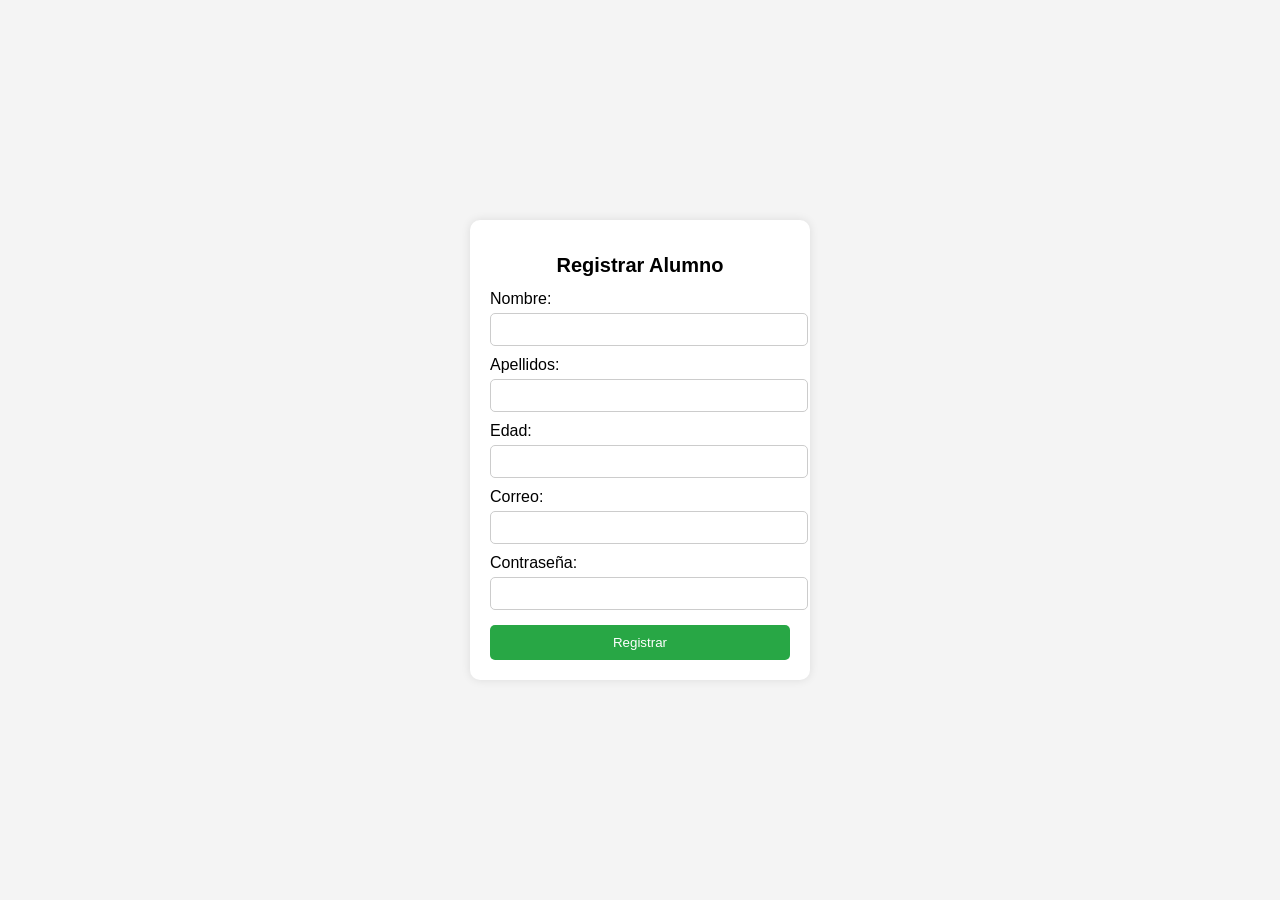
<file: esntregables web/r3/index.html>
<!DOCTYPE html>
<html lang="es">
<head>
    <meta charset="UTF-8">
    <meta name="viewport" content="width=device-width, initial-scale=1.0">
    <title>Registrar Alumno</title>
    <link rel="stylesheet" href="index.css">
</head>
<body>
    <div class="form-container">
        <h1>Registrar Alumno</h1>
        <form action="card.html" method="POST" onsubmit="guardarDatos(event)">
            <label for="nombre">Nombre:</label>
            <input type="text" id="nombre" name="nombre" required>

            <label for="apellidos">Apellidos:</label>
            <input type="text" id="apellidos" name="apellidos" required>

            <label for="edad">Edad:</label>
            <input type="number" id="edad" name="edad" required>

            <label for="correo">Correo:</label>
            <input type="email" id="correo" name="correo" required>

            <label for="contrasena">Contraseña:</label>
            <input type="password" id="contrasena" name="contrasena" required>

            <button type="submit">Registrar</button>
        </form>
    </div>
    <script src="script.js"></script>
</body>
</html>
</file>
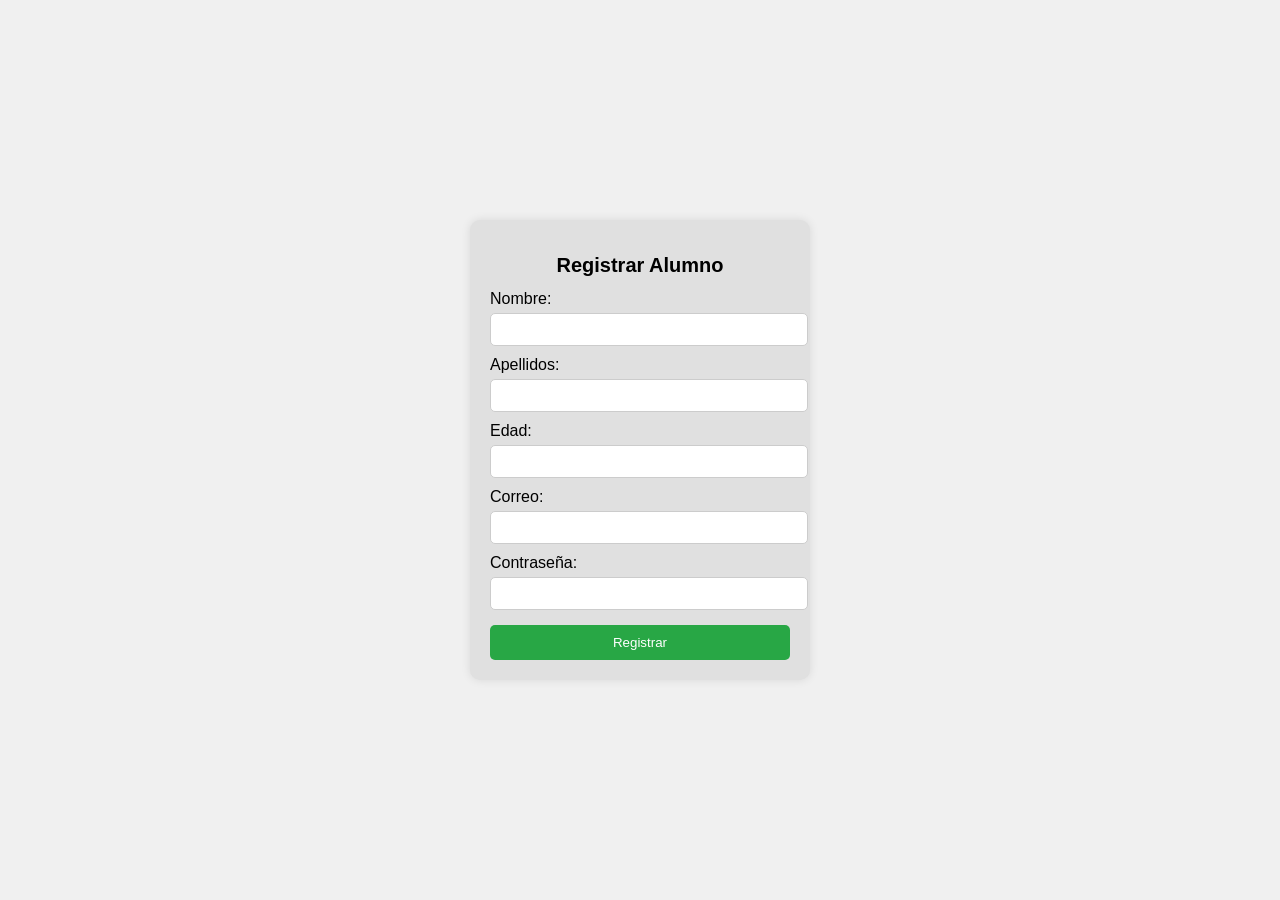
<file: esntregables web/r5/index.html>
<!DOCTYPE html>
<html lang="es">
<head>
    <meta charset="UTF-8">
    <meta name="viewport" content="width=device-width, initial-scale=1.0">
    <title>Registrar Alumno</title>
    <link rel="stylesheet" href="index.css">
</head>
<body>
    <div class="form-container">
        <h1>Registrar Alumno</h1>
        <form action="card.php" method="POST">
            <label for="nombre">Nombre:</label>
            <input type="text" id="nombre" name="nombre" required>

            <label for="apellidos">Apellidos:</label>
            <input type="text" id="apellidos" name="apellidos" required>

            <label for="edad">Edad:</label>
            <input type="number" id="edad" name="edad" required>

            <label for="correo">Correo:</label>
            <input type="email" id="correo" name="correo" required>

            <label for="contrasena">Contraseña:</label>
            <input type="password" id="contrasena" name="contrasena" required>

            <button type="submit">Registrar</button>
        </form>
    </div>
</body>
</html>
</file>
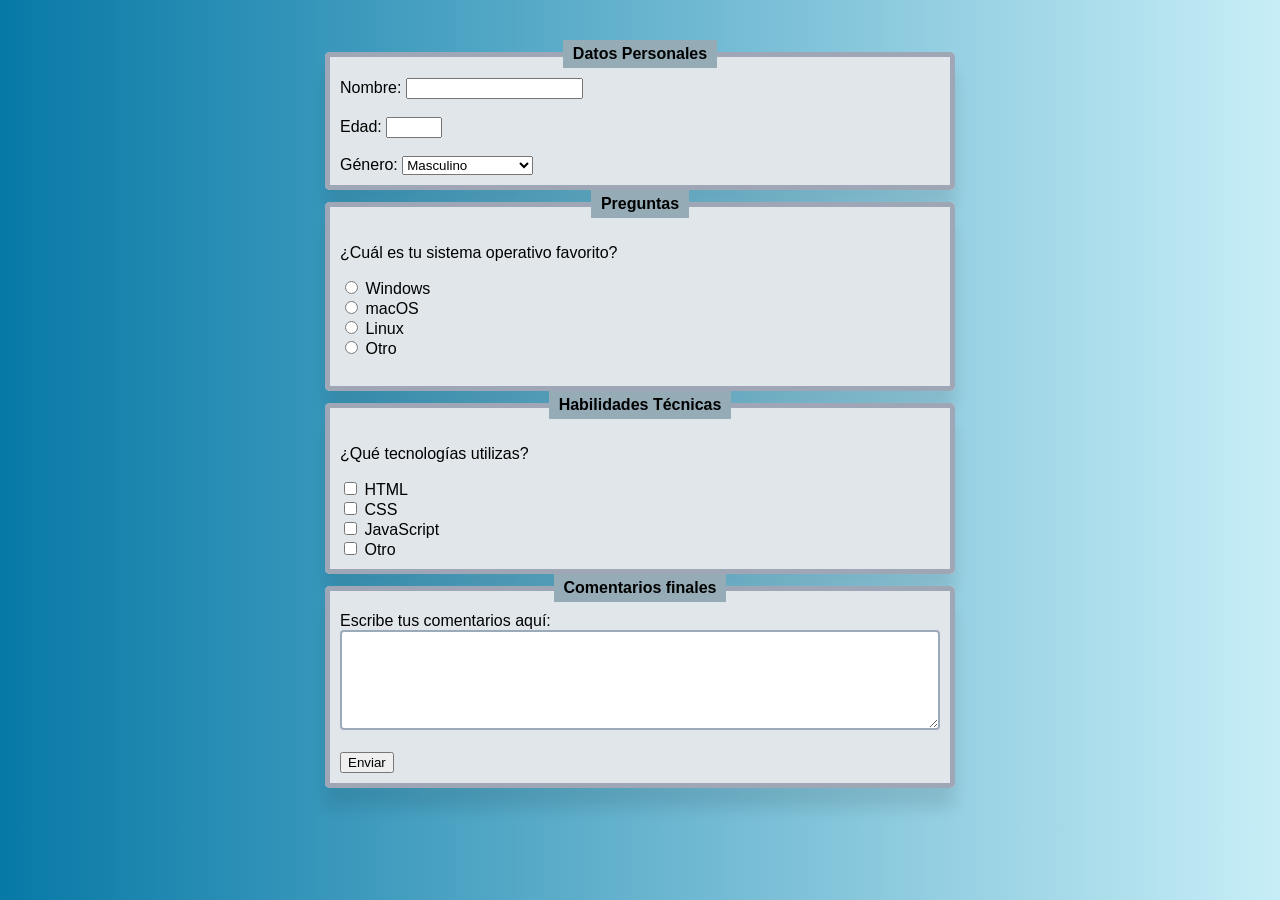
<file: TAREAS/formulario/index.html>
<!DOCTYPE html>
<html lang="es">
<head>
    <meta charset="UTF-8">
    <meta name="viewport" content="width=device-width, initial-scale=1.0">
    <title>Formulario</title>
    <link rel="stylesheet" href="styles.css">
</head>
<body>
    <fieldset>
        <legend>Datos Personales</legend>
        <form action="/submit" method="post">
            <label for="nombre">Nombre:</label>
            <input type="text" id="nombre" name="nombre" required 
            pattern="[A-Za-zÁÉÍÓÚáéíóúÑñ\s]+"
            title="Solo letras y espacios"><br><br>

            <label for="edad">Edad:</label>
            <input type="number" id="edad" name="edad" required
            min="0" max="120" title="Introduce una edad válida"><br><br>

            <label for="genero">Género:</label>
            <select id="genero" name="genero" required><br><br>
                <option value="masculino">Masculino</option>
                <option value="femenino">Femenino</option>
                <option value="otro">Otro</option>
                <option value="prefiero_no_decirlo">Prefiero no decirlo</option>
                
            </select>
        </fieldset>
        <fieldset>
            <legend>Preguntas</legend>
            <p>¿Cuál es tu sistema operativo favorito?</p>
           <label><input type="radio" name="Os" value="Windows" required> Windows</label><br>
           <label><input type="radio" name="Os" value="macOS" required> macOS</label><br>
           <label><input type="radio" name="Os" value="Linux" required> Linux</label><br>
           <label><input type="radio" name="Os" value="Otro" required> Otro</label><br><br>
        </fieldset>
        <fieldset>
            <legend>Habilidades Técnicas</legend>  
           <p>¿Qué tecnologías utilizas?</p>
              <label><input type="checkbox" name="tecnologias" value="HTML" required> HTML</label><br>
              <label><input type="checkbox" name="tecnologias" value="CSS" required> CSS</label><br>
              <label><input type="checkbox" name="tecnologias" value="JavaScript" required> JavaScript</label><br>
              <label><input type="checkbox" name="tecnologias" value="Otro" required> Otro</label><br>
            
        </fieldset>
        <fieldset>
            <legend>Comentarios finales</legend>
            <label for="comentarios">Escribe tus comentarios aquí:</label><br>
            <textarea id="comentarios" name="comentarios" rows="5" ></textarea><br><br>
            <button type="submit">Enviar</button>
        </form>
    </fieldset>
</body>
</html>
</file>
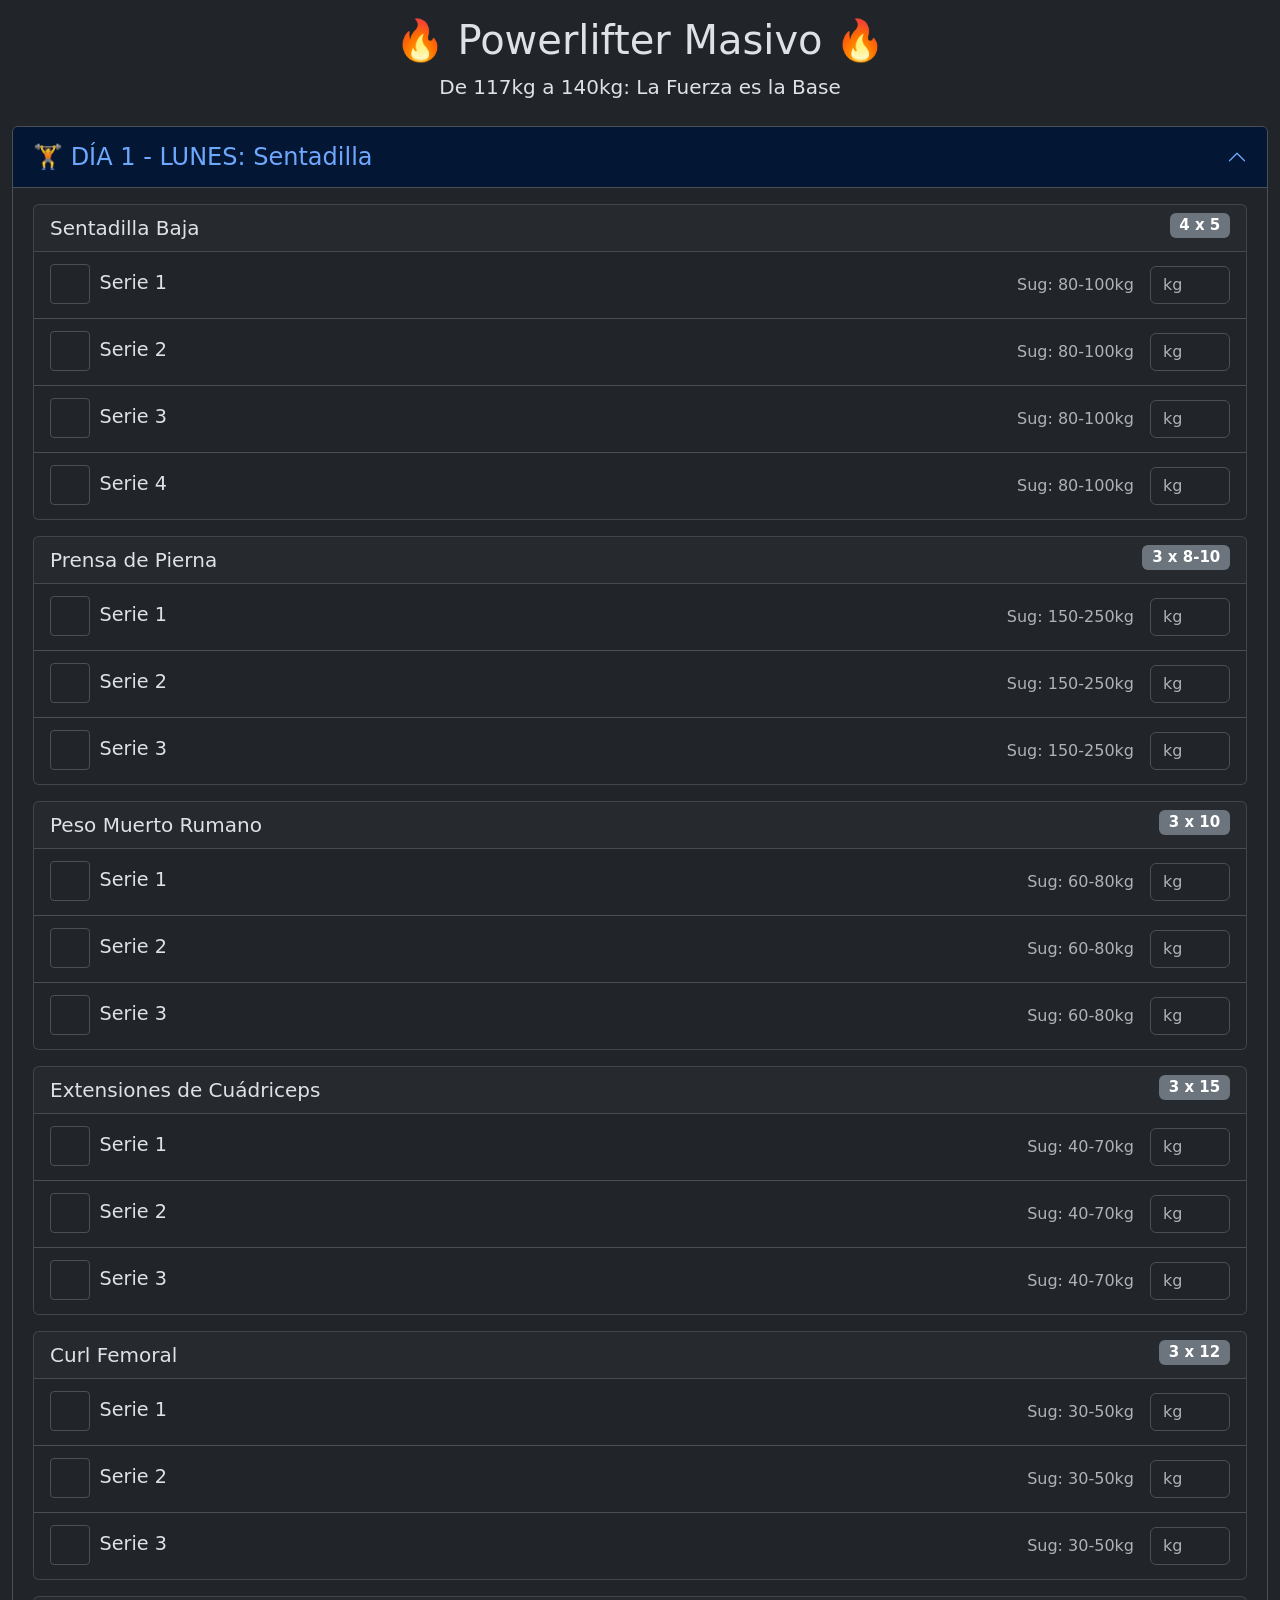
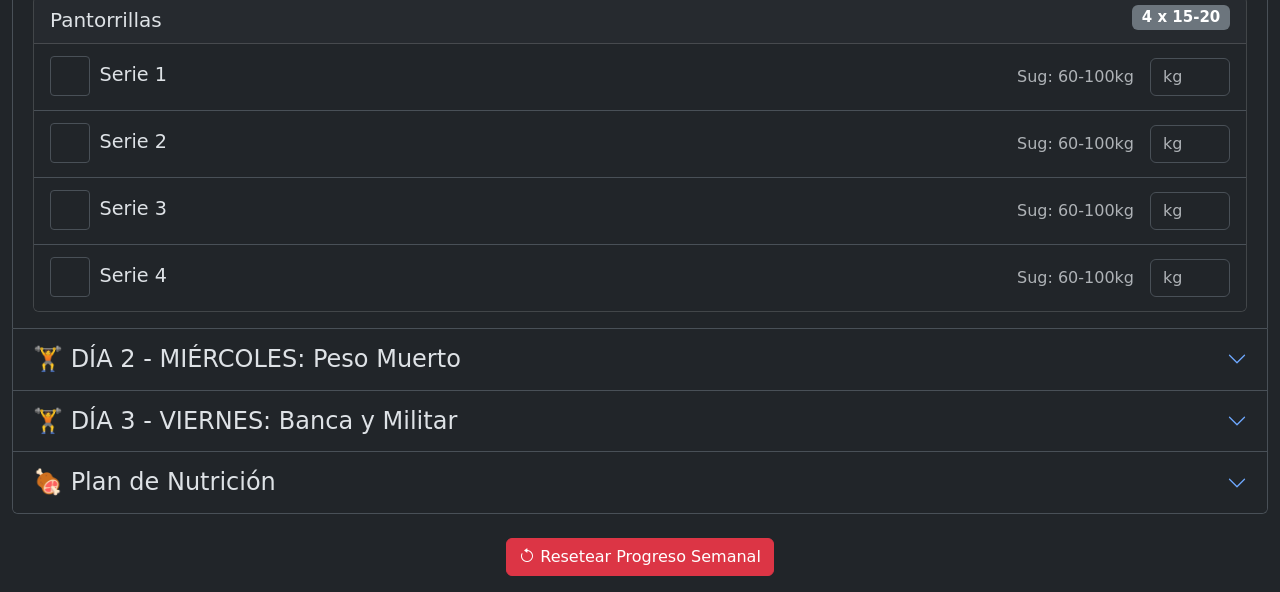
<file: TAREAS/rutina/index.html>
<!DOCTYPE html>
<html lang="es" data-bs-theme="dark">
<head>
    <meta charset="UTF-8">
    <meta name="viewport" content="width=device-width, initial-scale=1.0">
    <title>Rutina Powerlifter Masivo</title>
    <link href="https://cdn.jsdelivr.net/npm/bootstrap@5.3.3/dist/css/bootstrap.min.css" rel="stylesheet">
    <link rel="stylesheet" href="https://cdn.jsdelivr.net/npm/bootstrap-icons@1.11.3/font/bootstrap-icons.min.css">
    <style>
        /* Estilo para hacer los checkboxes más grandes y fáciles de tocar */
        .form-check-input.large-checkbox {
            width: 2.5em;
            height: 2.5em;
            margin-top: 0;
        }
        .form-check.large-form-check {
            display: flex;
            align-items: center;
            min-height: 3em;
        }
        .form-check-label.large-label {
            font-size: 1.2em;
            margin-left: 0.5em;
        }
        .weight-input {
            width: 80px !important;
        }
    </style>
</head>
<body>

    <div class="container-fluid py-3">
        <header class="text-center mb-4">
            <h1>🔥 Powerlifter Masivo 🔥</h1>
            <p class="lead">De 117kg a 140kg: La Fuerza es la Base</p>
        </header>

        <div class="accordion" id="mainAccordion">

            <!-- DÍA 1: LUNES -->
            <div class="accordion-item">
                <h2 class="accordion-header">
                    <button class="accordion-button fs-4" type="button" data-bs-toggle="collapse" data-bs-target="#collapseLunes" aria-expanded="true" aria-controls="collapseLunes">
                        🏋️ DÍA 1 - LUNES: Sentadilla
                    </button>
                </h2>
                <div id="collapseLunes" class="accordion-collapse collapse show" data-bs-parent="#mainAccordion">
                    <div class="accordion-body">
                        <!-- Ejercicios Lunes -->
                        <div id="lunes-ejercicios" class="d-grid gap-3"></div>
                    </div>
                </div>
            </div>

            <!-- DÍA 2: MIÉRCOLES -->
            <div class="accordion-item">
                <h2 class="accordion-header">
                    <button class="accordion-button fs-4 collapsed" type="button" data-bs-toggle="collapse" data-bs-target="#collapseMiercoles" aria-expanded="false" aria-controls="collapseMiercoles">
                        🏋️ DÍA 2 - MIÉRCOLES: Peso Muerto
                    </button>
                </h2>
                <div id="collapseMiercoles" class="accordion-collapse collapse" data-bs-parent="#mainAccordion">
                    <div class="accordion-body">
                        <div id="miercoles-ejercicios" class="d-grid gap-3"></div>
                    </div>
                </div>
            </div>

            <!-- DÍA 3: VIERNES -->
            <div class="accordion-item">
                <h2 class="accordion-header">
                    <button class="accordion-button fs-4 collapsed" type="button" data-bs-toggle="collapse" data-bs-target="#collapseViernes" aria-expanded="false" aria-controls="collapseViernes">
                        🏋️ DÍA 3 - VIERNES: Banca y Militar
                    </button>
                </h2>
                <div id="collapseViernes" class="accordion-collapse collapse" data-bs-parent="#mainAccordion">
                    <div class="accordion-body">
                        <div id="viernes-ejercicios" class="d-grid gap-3"></div>
                    </div>
                </div>
            </div>

            <!-- PLAN DE NUTRICIÓN -->
            <div class="accordion-item">
                <h2 class="accordion-header">
                    <button class="accordion-button fs-4 collapsed" type="button" data-bs-toggle="collapse" data-bs-target="#collapseNutricion" aria-expanded="false" aria-controls="collapseNutricion">
                        🍖 Plan de Nutrición
                    </button>
                </h2>
                <div id="collapseNutricion" class="accordion-collapse collapse" data-bs-parent="#mainAccordion">
                    <div class="accordion-body">
                        <div id="nutricion-plan" class="d-grid gap-3"></div>
                    </div>
                </div>
            </div>
        </div>
        
        <div class="text-center mt-4">
            <button id="resetButton" class="btn btn-danger">
                <i class="bi bi-arrow-counterclockwise"></i> Resetear Progreso Semanal
            </button>
        </div>

    </div>

    <script src="https://cdn.jsdelivr.net/npm/bootstrap@5.3.3/dist/js/bootstrap.bundle.min.js"></script>
    <script>
        document.addEventListener('DOMContentLoaded', function () {
            const dias = {
                lunes: {
                    id: 'lunes-ejercicios',
                    ejercicios: [
                        { nombre: 'Sentadilla Baja', series: 4, reps: 5, sugerido: '80-100kg' },
                        { nombre: 'Prensa de Pierna', series: 3, reps: '8-10', sugerido: '150-250kg' },
                        { nombre: 'Peso Muerto Rumano', series: 3, reps: 10, sugerido: '60-80kg' },
                        { nombre: 'Extensiones de Cuádriceps', series: 3, reps: 15, sugerido: '40-70kg' },
                        { nombre: 'Curl Femoral', series: 3, reps: 12, sugerido: '30-50kg' },
                        { nombre: 'Pantorrillas', series: 4, reps: '15-20', sugerido: '60-100kg' }
                    ]
                },
                miercoles: {
                    id: 'miercoles-ejercicios',
                    ejercicios: [
                        { nombre: 'Peso Muerto Convencional', series: 3, reps: 5, sugerido: '100-130kg' },
                        { nombre: 'Remo con Barra', series: 4, reps: '8-10', sugerido: '60-80kg' },
                        { nombre: 'Remo con Mancuerna a 1 Brazo', series: 3, reps: 10, sugerido: '25-40kg' },
                        { nombre: 'Jalón al Pecho', series: 3, reps: '10-12', sugerido: '60-90kg' },
                        { nombre: 'Remo en Polea Baja', series: 3, reps: 12, sugerido: '60-80kg' },
                        { nombre: 'Face Pulls', series: 3, reps: '15-20', sugerido: '15-25kg' },
                        { nombre: 'Encogimientos de Hombros', series: 3, reps: '12-15', sugerido: '30-50kg' }
                    ]
                },
                viernes: {
                    id: 'viernes-ejercicios',
                    ejercicios: [
                        { nombre: 'Press de Banca Plano', series: 4, reps: 5, sugerido: '70-90kg' },
                        { nombre: 'Press Inclinado', series: 3, reps: '6-8', sugerido: '60-80kg' },
                        { nombre: 'Aperturas', series: 3, reps: 12, sugerido: '15-25kg' },
                        { nombre: 'Press Militar de Pie', series: 3, reps: '5-6', sugerido: '45-60kg' },
                        { nombre: 'Press con Mancuernas Sentado', series: 2, reps: 8, sugerido: '20-35kg' },
                        { nombre: 'Curl de Bíceps con Barra', series: 3, reps: '8-10', sugerido: '30-50kg' },
                        { nombre: 'Extensiones de Tríceps en Polea', series: 3, reps: '12-15', sugerido: '25-40kg' },
                        { nombre: 'Curl Martillo', series: 2, reps: 12, sugerido: '15-25kg' },
                        { nombre: 'Press Cerrado', series: 2, reps: '8-10', sugerido: '50-70kg' }
                    ]
                }
            };

            const planNutricion = [
                { comida: 'Desayuno', detalles: '6 huevos, 150g avena, 2 plátanos, 30g mantequilla maní' },
                { comida: 'Media Mañana', detalles: 'Sándwich (250g pavo/pollo), 1 aguacate, 50g queso' },
                { comida: 'Pre-Entreno', detalles: '250g pasta, 250g carne molida/pollo, aceite de oliva' },
                { comida: 'Post-Entreno (Batido)', detalles: '500ml leche, 3 plátanos, 40g mantequilla maní, 50g miel, 100g avena' },
                { comida: 'Cena', detalles: '300g salmón/carne, 300g papa/arroz, ensalada' },
                { comida: 'Antes de Dormir', detalles: '300g requesón/yogurt, 50g nueces, miel, 1 plátano' }
            ];

            const storageKey = 'powerlifterProgress';

            function loadState() {
                return JSON.parse(localStorage.getItem(storageKey)) || {};
            }

            function saveState(state) {
                localStorage.setItem(storageKey, JSON.stringify(state));
            }

            function generateExerciseHTML(diaKey, ejercicio, index) {
                let seriesHTML = '';
                for (let i = 1; i <= ejercicio.series; i++) {
                    const checkboxId = `${diaKey}-ej${index}-serie${i}-check`;
                    const inputId = `${diaKey}-ej${index}-serie${i}-peso`;
                    
                    seriesHTML += `
                        <li class="list-group-item d-flex justify-content-between align-items-center">
                            <div class="form-check large-form-check">
                                <input class="form-check-input large-checkbox" type="checkbox" id="${checkboxId}" data-key="${checkboxId}">
                                <label class="form-check-label large-label" for="${checkboxId}">
                                    Serie ${i}
                                </label>
                            </div>
                            <div class="d-flex align-items-center">
                                <span class="me-3 text-muted d-none d-sm-inline">Sug: ${ejercicio.sugerido}</span>
                                <input type="number" class="form-control weight-input" id="${inputId}" data-key="${inputId}" placeholder="kg">
                            </div>
                        </li>
                    `;
                }

                return `
                    <div class="card">
                        <div class="card-header fs-5">
                            ${ejercicio.nombre} <span class="badge bg-secondary float-end">${ejercicio.series} x ${ejercicio.reps}</span>
                        </div>
                        <ul class="list-group list-group-flush">
                            ${seriesHTML}
                        </ul>
                    </div>
                `;
            }

            function generateNutricionHTML() {
                const container = document.getElementById('nutricion-plan');
                let html = '';
                planNutricion.forEach(item => {
                    html += `
                        <div class="card">
                            <div class="card-header fs-5">${item.comida}</div>
                            <div class="card-body">
                                <p class="card-text">${item.detalles}</p>
                            </div>
                        </div>
                    `;
                });
                container.innerHTML = html;
            }

            function render() {
                const state = loadState();

                for (const [diaKey, diaData] of Object.entries(dias)) {
                    const container = document.getElementById(diaData.id);
                    container.innerHTML = diaData.ejercicios.map((ej, index) => generateExerciseHTML(diaKey, ej, index)).join('');
                }

                generateNutricionHTML();

                // Restore state from localStorage
                document.querySelectorAll('input[type="checkbox"], input[type="number"]').forEach(el => {
                    const key = el.dataset.key;
                    if (state[key]) {
                        if (el.type === 'checkbox') {
                            el.checked = state[key];
                        } else {
                            el.value = state[key];
                        }
                    }
                });
            }

            function setupEventListeners() {
                document.querySelector('#mainAccordion').addEventListener('input', function(e) {
                    if (e.target.matches('input[type="checkbox"], input[type="number"]')) {
                        const state = loadState();
                        const key = e.target.dataset.key;
                        if (e.target.type === 'checkbox') {
                            state[key] = e.target.checked;
                        } else {
                            state[key] = e.target.value;
                        }
                        saveState(state);
                    }
                });

                document.getElementById('resetButton').addEventListener('click', function() {
                    if (confirm('¿Estás seguro de que quieres borrar todo el progreso de la semana? Esta acción no se puede deshacer.')) {
                        localStorage.removeItem(storageKey);
                        render();
                    }
                });
            }

            render();
            setupEventListeners();
        });
    </script>
</body>
</html>
</file>
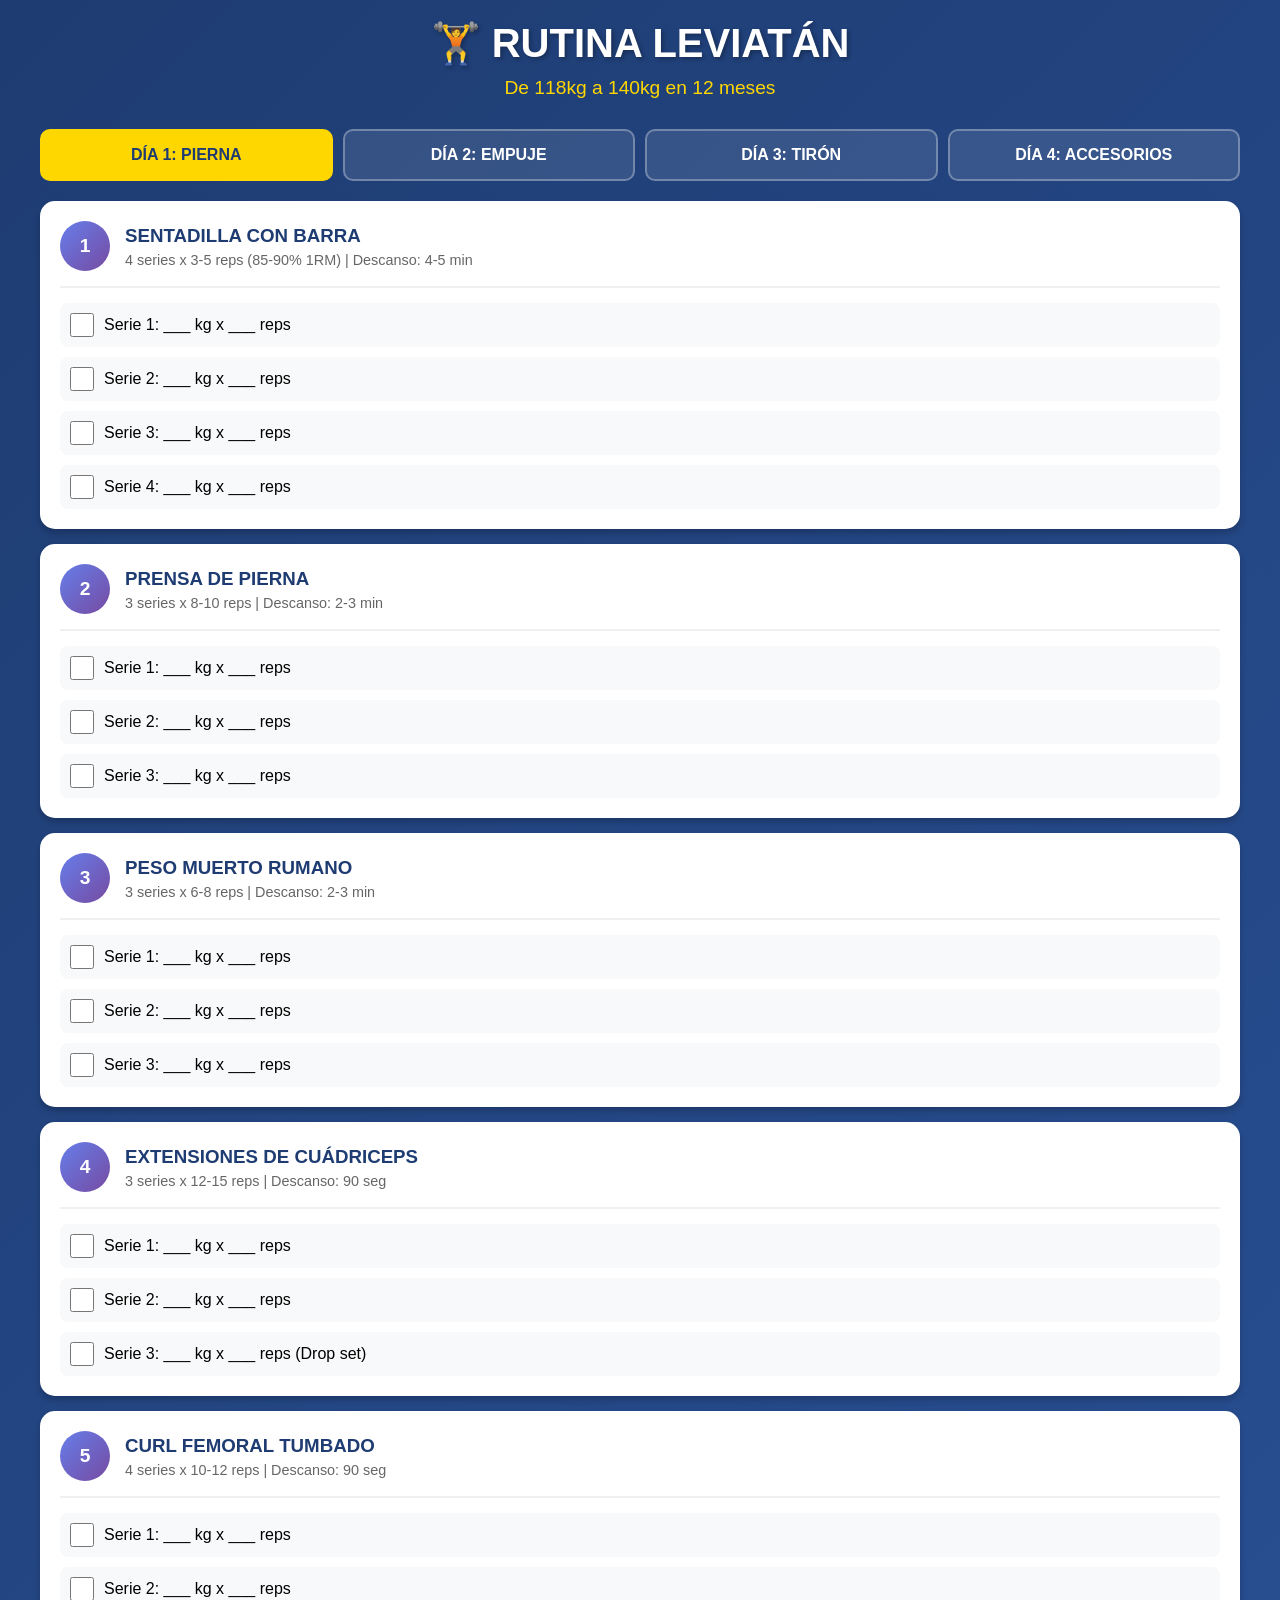
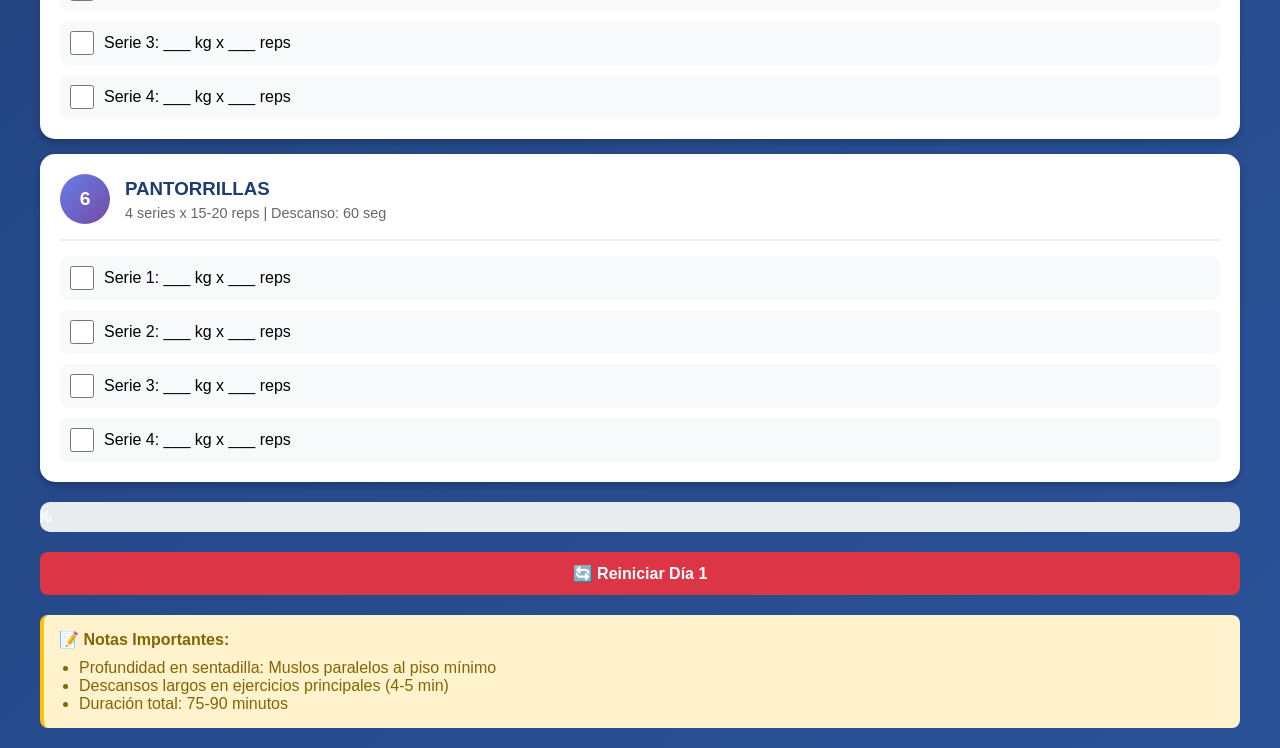
<file: Rutina/rutina_backup.html>
<!DOCTYPE html>
<html lang="es">

<head>
    <meta charset="UTF-8">
    <meta name="viewport" content="width=device-width, initial-scale=1.0">
    <title>Rutina Leviatán - 4 Días</title>
    <style>
        * {
            margin: 0;
            padding: 0;
            box-sizing: border-box;
        }

        body {
            font-family: 'Segoe UI', Tahoma, Geneva, Verdana, sans-serif;
            background: linear-gradient(135deg, #1e3c72 0%, #2a5298 100%);
            padding: 20px;
            min-height: 100vh;
        }

        .container {
            max-width: 1200px;
            margin: 0 auto;
        }

        h1 {
            text-align: center;
            color: white;
            margin-bottom: 10px;
            font-size: 2.5em;
            text-shadow: 2px 2px 4px rgba(0, 0, 0, 0.3);
        }

        .subtitle {
            text-align: center;
            color: #ffd700;
            margin-bottom: 30px;
            font-size: 1.2em;
        }

        .tabs {
            display: flex;
            gap: 10px;
            margin-bottom: 20px;
            flex-wrap: wrap;
        }

        .tab {
            flex: 1;
            min-width: 200px;
            padding: 15px;
            background: rgba(255, 255, 255, 0.1);
            border: 2px solid rgba(255, 255, 255, 0.3);
            border-radius: 10px;
            color: white;
            cursor: pointer;
            text-align: center;
            font-weight: bold;
            transition: all 0.3s;
        }

        .tab:hover {
            background: rgba(255, 255, 255, 0.2);
            transform: translateY(-2px);
        }

        .tab.active {
            background: #ffd700;
            color: #1e3c72;
            border-color: #ffd700;
        }

        .day-content {
            display: none;
        }

        .day-content.active {
            display: block;
        }

        .card {
            background: white;
            border-radius: 15px;
            padding: 20px;
            margin-bottom: 15px;
            box-shadow: 0 4px 6px rgba(0, 0, 0, 0.2);
        }

        .card-header {
            display: flex;
            align-items: center;
            gap: 15px;
            margin-bottom: 15px;
            padding-bottom: 15px;
            border-bottom: 2px solid #f0f0f0;
        }

        .exercise-number {
            background: linear-gradient(135deg, #667eea 0%, #764ba2 100%);
            color: white;
            width: 50px;
            height: 50px;
            border-radius: 50%;
            display: flex;
            align-items: center;
            justify-content: center;
            font-weight: bold;
            font-size: 1.2em;
            flex-shrink: 0;
        }

        .exercise-title {
            flex: 1;
        }

        .exercise-title h3 {
            color: #1e3c72;
            margin-bottom: 5px;
        }

        .exercise-details {
            color: #666;
            font-size: 0.9em;
        }

        .series-list {
            display: flex;
            flex-direction: column;
            gap: 10px;
        }

        .series-item {
            display: flex;
            align-items: center;
            gap: 10px;
            padding: 10px;
            background: #f8f9fa;
            border-radius: 8px;
            transition: all 0.2s;
        }

        .series-item:hover {
            background: #e9ecef;
        }

        .series-item input[type="checkbox"] {
            width: 24px;
            height: 24px;
            cursor: pointer;
            accent-color: #667eea;
            flex-shrink: 0;
        }

        .series-item label {
            flex: 1;
            cursor: pointer;
            user-select: none;
            min-width: 100px;
        }

        .weight-inputs {
            display: flex;
            gap: 8px;
            align-items: center;
            flex-wrap: wrap;
        }

        .weight-group {
            display: flex;
            align-items: center;
            gap: 5px;
        }

        .weight-group span {
            font-size: 0.85em;
            color: #666;
            white-space: nowrap;
        }

        .weight-input {
            width: 60px;
            padding: 5px 8px;
            border: 2px solid #dee2e6;
            border-radius: 5px;
            font-size: 0.9em;
            text-align: center;
            font-weight: bold;
        }

        .weight-input:focus {
            outline: none;
            border-color: #667eea;
        }

        .suggested-weight {
            background: #e7f3ff;
            color: #0066cc;
            font-size: 0.8em;
            padding: 3px 8px;
            border-radius: 4px;
            white-space: nowrap;
        }

        .series-item.completed {
            opacity: 0.6;
        }

        .series-item.completed label {
            text-decoration: line-through;
        }

        .progress-bar {
            background: #e9ecef;
            border-radius: 10px;
            height: 30px;
            margin-top: 20px;
            overflow: hidden;
            position: relative;
        }

        .progress-fill {
            background: linear-gradient(90deg, #667eea 0%, #764ba2 100%);
            height: 100%;
            transition: width 0.3s;
            display: flex;
            align-items: center;
            justify-content: center;
            color: white;
            font-weight: bold;
        }

        .reset-btn {
            background: #dc3545;
            color: white;
            border: none;
            padding: 12px 24px;
            border-radius: 8px;
            cursor: pointer;
            font-weight: bold;
            margin-top: 20px;
            width: 100%;
            font-size: 1em;
            transition: all 0.3s;
        }

        .reset-btn:hover {
            background: #c82333;
            transform: translateY(-2px);
        }

        .notes {
            background: #fff3cd;
            border-left: 4px solid #ffc107;
            padding: 15px;
            margin-top: 20px;
            border-radius: 8px;
        }

        .notes h4 {
            color: #856404;
            margin-bottom: 10px;
        }

        .notes ul {
            margin-left: 20px;
            color: #856404;
        }

        @media (max-width: 768px) {
            h1 {
                font-size: 1.8em;
            }

            .tab {
                min-width: 150px;
                padding: 12px;
                font-size: 0.9em;
            }

            .exercise-number {
                width: 40px;
                height: 40px;
                font-size: 1em;
            }

            .weight-inputs {
                flex-direction: column;
                align-items: flex-start;
            }

            .series-item {
                flex-direction: column;
                align-items: flex-start;
            }
        }
    </style>
</head>

<body>
    <div class="container">
        <h1>🏋️ RUTINA LEVIATÁN</h1>
        <p class="subtitle">De 118kg a 140kg en 12 meses</p>

        <div class="tabs">
            <div class="tab active" onclick="showDay(1)">DÍA 1: PIERNA</div>
            <div class="tab" onclick="showDay(2)">DÍA 2: EMPUJE</div>
            <div class="tab" onclick="showDay(3)">DÍA 3: TIRÓN</div>
            <div class="tab" onclick="showDay(4)">DÍA 4: ACCESORIOS</div>
        </div>

        <!-- DÍA 1: PIERNA -->
        <div id="day1" class="day-content active">
            <div class="card">
                <div class="card-header">
                    <div class="exercise-number">1</div>
                    <div class="exercise-title">
                        <h3>SENTADILLA CON BARRA</h3>
                        <div class="exercise-details">4 series x 3-5 reps (85-90% 1RM) | Descanso: 4-5 min</div>
                    </div>
                </div>
                <div class="series-list">
                    <div class="series-item">
                        <input type="checkbox" id="d1e1s1" onchange="updateProgress(1)">
                        <label for="d1e1s1">Serie 1: ___ kg x ___ reps</label>
                    </div>
                    <div class="series-item">
                        <input type="checkbox" id="d1e1s2" onchange="updateProgress(1)">
                        <label for="d1e1s2">Serie 2: ___ kg x ___ reps</label>
                    </div>
                    <div class="series-item">
                        <input type="checkbox" id="d1e1s3" onchange="updateProgress(1)">
                        <label for="d1e1s3">Serie 3: ___ kg x ___ reps</label>
                    </div>
                    <div class="series-item">
                        <input type="checkbox" id="d1e1s4" onchange="updateProgress(1)">
                        <label for="d1e1s4">Serie 4: ___ kg x ___ reps</label>
                    </div>
                </div>
            </div>

            <div class="card">
                <div class="card-header">
                    <div class="exercise-number">2</div>
                    <div class="exercise-title">
                        <h3>PRENSA DE PIERNA</h3>
                        <div class="exercise-details">3 series x 8-10 reps | Descanso: 2-3 min</div>
                    </div>
                </div>
                <div class="series-list">
                    <div class="series-item">
                        <input type="checkbox" id="d1e2s1" onchange="updateProgress(1)">
                        <label for="d1e2s1">Serie 1: ___ kg x ___ reps</label>
                    </div>
                    <div class="series-item">
                        <input type="checkbox" id="d1e2s2" onchange="updateProgress(1)">
                        <label for="d1e2s2">Serie 2: ___ kg x ___ reps</label>
                    </div>
                    <div class="series-item">
                        <input type="checkbox" id="d1e2s3" onchange="updateProgress(1)">
                        <label for="d1e2s3">Serie 3: ___ kg x ___ reps</label>
                    </div>
                </div>
            </div>

            <div class="card">
                <div class="card-header">
                    <div class="exercise-number">3</div>
                    <div class="exercise-title">
                        <h3>PESO MUERTO RUMANO</h3>
                        <div class="exercise-details">3 series x 6-8 reps | Descanso: 2-3 min</div>
                    </div>
                </div>
                <div class="series-list">
                    <div class="series-item">
                        <input type="checkbox" id="d1e3s1" onchange="updateProgress(1)">
                        <label for="d1e3s1">Serie 1: ___ kg x ___ reps</label>
                    </div>
                    <div class="series-item">
                        <input type="checkbox" id="d1e3s2" onchange="updateProgress(1)">
                        <label for="d1e3s2">Serie 2: ___ kg x ___ reps</label>
                    </div>
                    <div class="series-item">
                        <input type="checkbox" id="d1e3s3" onchange="updateProgress(1)">
                        <label for="d1e3s3">Serie 3: ___ kg x ___ reps</label>
                    </div>
                </div>
            </div>

            <div class="card">
                <div class="card-header">
                    <div class="exercise-number">4</div>
                    <div class="exercise-title">
                        <h3>EXTENSIONES DE CUÁDRICEPS</h3>
                        <div class="exercise-details">3 series x 12-15 reps | Descanso: 90 seg</div>
                    </div>
                </div>
                <div class="series-list">
                    <div class="series-item">
                        <input type="checkbox" id="d1e4s1" onchange="updateProgress(1)">
                        <label for="d1e4s1">Serie 1: ___ kg x ___ reps</label>
                    </div>
                    <div class="series-item">
                        <input type="checkbox" id="d1e4s2" onchange="updateProgress(1)">
                        <label for="d1e4s2">Serie 2: ___ kg x ___ reps</label>
                    </div>
                    <div class="series-item">
                        <input type="checkbox" id="d1e4s3" onchange="updateProgress(1)">
                        <label for="d1e4s3">Serie 3: ___ kg x ___ reps (Drop set)</label>
                    </div>
                </div>
            </div>

            <div class="card">
                <div class="card-header">
                    <div class="exercise-number">5</div>
                    <div class="exercise-title">
                        <h3>CURL FEMORAL TUMBADO</h3>
                        <div class="exercise-details">4 series x 10-12 reps | Descanso: 90 seg</div>
                    </div>
                </div>
                <div class="series-list">
                    <div class="series-item">
                        <input type="checkbox" id="d1e5s1" onchange="updateProgress(1)">
                        <label for="d1e5s1">Serie 1: ___ kg x ___ reps</label>
                    </div>
                    <div class="series-item">
                        <input type="checkbox" id="d1e5s2" onchange="updateProgress(1)">
                        <label for="d1e5s2">Serie 2: ___ kg x ___ reps</label>
                    </div>
                    <div class="series-item">
                        <input type="checkbox" id="d1e5s3" onchange="updateProgress(1)">
                        <label for="d1e5s3">Serie 3: ___ kg x ___ reps</label>
                    </div>
                    <div class="series-item">
                        <input type="checkbox" id="d1e5s4" onchange="updateProgress(1)">
                        <label for="d1e5s4">Serie 4: ___ kg x ___ reps</label>
                    </div>
                </div>
            </div>

            <div class="card">
                <div class="card-header">
                    <div class="exercise-number">6</div>
                    <div class="exercise-title">
                        <h3>PANTORRILLAS</h3>
                        <div class="exercise-details">4 series x 15-20 reps | Descanso: 60 seg</div>
                    </div>
                </div>
                <div class="series-list">
                    <div class="series-item">
                        <input type="checkbox" id="d1e6s1" onchange="updateProgress(1)">
                        <label for="d1e6s1">Serie 1: ___ kg x ___ reps</label>
                    </div>
                    <div class="series-item">
                        <input type="checkbox" id="d1e6s2" onchange="updateProgress(1)">
                        <label for="d1e6s2">Serie 2: ___ kg x ___ reps</label>
                    </div>
                    <div class="series-item">
                        <input type="checkbox" id="d1e6s3" onchange="updateProgress(1)">
                        <label for="d1e6s3">Serie 3: ___ kg x ___ reps</label>
                    </div>
                    <div class="series-item">
                        <input type="checkbox" id="d1e6s4" onchange="updateProgress(1)">
                        <label for="d1e6s4">Serie 4: ___ kg x ___ reps</label>
                    </div>
                </div>
            </div>

            <div class="progress-bar">
                <div class="progress-fill" id="progress1" style="width: 0%">0%</div>
            </div>

            <button class="reset-btn" onclick="resetDay(1)">🔄 Reiniciar Día 1</button>

            <div class="notes">
                <h4>📝 Notas Importantes:</h4>
                <ul>
                    <li>Profundidad en sentadilla: Muslos paralelos al piso mínimo</li>
                    <li>Descansos largos en ejercicios principales (4-5 min)</li>
                    <li>Duración total: 75-90 minutos</li>
                </ul>
            </div>
        </div>

        <!-- DÍA 2: EMPUJE -->
        <div id="day2" class="day-content">
            <div class="card">
                <div class="card-header">
                    <div class="exercise-number">1</div>
                    <div class="exercise-title">
                        <h3>PRESS DE BANCA PLANO</h3>
                        <div class="exercise-details">4 series x 3-5 reps (85-90% 1RM) | Descanso: 4-5 min</div>
                    </div>
                </div>
                <div class="series-list">
                    <div class="series-item">
                        <input type="checkbox" id="d2e1s1" onchange="updateProgress(2)">
                        <label for="d2e1s1">Serie 1: ___ kg x ___ reps</label>
                    </div>
                    <div class="series-item">
                        <input type="checkbox" id="d2e1s2" onchange="updateProgress(2)">
                        <label for="d2e1s2">Serie 2: ___ kg x ___ reps</label>
                    </div>
                    <div class="series-item">
                        <input type="checkbox" id="d2e1s3" onchange="updateProgress(2)">
                        <label for="d2e1s3">Serie 3: ___ kg x ___ reps</label>
                    </div>
                    <div class="series-item">
                        <input type="checkbox" id="d2e1s4" onchange="updateProgress(2)">
                        <label for="d2e1s4">Serie 4: ___ kg x ___ reps</label>
                    </div>
                </div>
            </div>

            <div class="card">
                <div class="card-header">
                    <div class="exercise-number">2</div>
                    <div class="exercise-title">
                        <h3>PRESS INCLINADO CON MANCUERNAS</h3>
                        <div class="exercise-details">3 series x 8-10 reps | Descanso: 2-3 min</div>
                    </div>
                </div>
                <div class="series-list">
                    <div class="series-item">
                        <input type="checkbox" id="d2e2s1" onchange="updateProgress(2)">
                        <label for="d2e2s1">Serie 1: ___ kg x ___ reps</label>
                    </div>
                    <div class="series-item">
                        <input type="checkbox" id="d2e2s2" onchange="updateProgress(2)">
                        <label for="d2e2s2">Serie 2: ___ kg x ___ reps</label>
                    </div>
                    <div class="series-item">
                        <input type="checkbox" id="d2e2s3" onchange="updateProgress(2)">
                        <label for="d2e2s3">Serie 3: ___ kg x ___ reps</label>
                    </div>
                </div>
            </div>

            <div class="card">
                <div class="card-header">
                    <div class="exercise-number">3</div>
                    <div class="exercise-title">
                        <h3>PRESS MILITAR (DE PIE)</h3>
                        <div class="exercise-details">3 series x 6-8 reps | Descanso: 3 min</div>
                    </div>
                </div>
                <div class="series-list">
                    <div class="series-item">
                        <input type="checkbox" id="d2e3s1" onchange="updateProgress(2)">
                        <label for="d2e3s1">Serie 1: ___ kg x ___ reps</label>
                    </div>
                    <div class="series-item">
                        <input type="checkbox" id="d2e3s2" onchange="updateProgress(2)">
                        <label for="d2e3s2">Serie 2: ___ kg x ___ reps</label>
                    </div>
                    <div class="series-item">
                        <input type="checkbox" id="d2e3s3" onchange="updateProgress(2)">
                        <label for="d2e3s3">Serie 3: ___ kg x ___ reps</label>
                    </div>
                </div>
            </div>

            <div class="card">
                <div class="card-header">
                    <div class="exercise-number">4</div>
                    <div class="exercise-title">
                        <h3>FONDOS EN PARALELAS</h3>
                        <div class="exercise-details">3 series x AMRAP | Descanso: 2 min</div>
                    </div>
                </div>
                <div class="series-list">
                    <div class="series-item">
                        <input type="checkbox" id="d2e4s1" onchange="updateProgress(2)">
                        <label for="d2e4s1">Serie 1: ___ reps</label>
                    </div>
                    <div class="series-item">
                        <input type="checkbox" id="d2e4s2" onchange="updateProgress(2)">
                        <label for="d2e4s2">Serie 2: ___ reps</label>
                    </div>
                    <div class="series-item">
                        <input type="checkbox" id="d2e4s3" onchange="updateProgress(2)">
                        <label for="d2e4s3">Serie 3: ___ reps</label>
                    </div>
                </div>
            </div>

            <div class="card">
                <div class="card-header">
                    <div class="exercise-number">5</div>
                    <div class="exercise-title">
                        <h3>EXTENSIONES DE TRÍCEPS EN POLEA</h3>
                        <div class="exercise-details">3 series x 12-15 reps | Descanso: 90 seg</div>
                    </div>
                </div>
                <div class="series-list">
                    <div class="series-item">
                        <input type="checkbox" id="d2e5s1" onchange="updateProgress(2)">
                        <label for="d2e5s1">Serie 1: ___ kg x ___ reps</label>
                    </div>
                    <div class="series-item">
                        <input type="checkbox" id="d2e5s2" onchange="updateProgress(2)">
                        <label for="d2e5s2">Serie 2: ___ kg x ___ reps</label>
                    </div>
                    <div class="series-item">
                        <input type="checkbox" id="d2e5s3" onchange="updateProgress(2)">
                        <label for="d2e5s3">Serie 3: ___ kg x ___ reps</label>
                    </div>
                </div>
            </div>

            <div class="card">
                <div class="card-header">
                    <div class="exercise-number">6</div>
                    <div class="exercise-title">
                        <h3>ELEVACIONES LATERALES</h3>
                        <div class="exercise-details">3 series x 15-20 reps | Descanso: 60 seg</div>
                    </div>
                </div>
                <div class="series-list">
                    <div class="series-item">
                        <input type="checkbox" id="d2e6s1" onchange="updateProgress(2)">
                        <label for="d2e6s1">Serie 1: ___ kg x ___ reps</label>
                    </div>
                    <div class="series-item">
                        <input type="checkbox" id="d2e6s2" onchange="updateProgress(2)">
                        <label for="d2e6s2">Serie 2: ___ kg x ___ reps</label>
                    </div>
                    <div class="series-item">
                        <input type="checkbox" id="d2e6s3" onchange="updateProgress(2)">
                        <label for="d2e6s3">Serie 3: ___ kg x ___ reps</label>
                    </div>
                </div>
            </div>

            <div class="progress-bar">
                <div class="progress-fill" id="progress2" style="width: 0%">0%</div>
            </div>

            <button class="reset-btn" onclick="resetDay(2)">🔄 Reiniciar Día 2</button>

            <div class="notes">
                <h4>📝 Notas Importantes:</h4>
                <ul>
                    <li>Press de banca: Barra toca el pecho, no rebotes</li>
                    <li>Press militar: Core apretado, barra pegada a la cara</li>
                    <li>Duración total: 75-90 minutos</li>
                </ul>
            </div>
        </div>

        <!-- DÍA 3: TIRÓN -->
        <div id="day3" class="day-content">
            <div class="card">
                <div class="card-header">
                    <div class="exercise-number">1</div>
                    <div class="exercise-title">
                        <h3>PESO MUERTO CONVENCIONAL</h3>
                        <div class="exercise-details">3 series x 3-5 reps (85-90% 1RM) | Descanso: 5 min</div>
                    </div>
                </div>
                <div class="series-list">
                    <div class="series-item">
                        <input type="checkbox" id="d3e1s1" onchange="updateProgress(3)">
                        <label for="d3e1s1">Serie 1: ___ kg x ___ reps</label>
                    </div>
                    <div class="series-item">
                        <input type="checkbox" id="d3e1s2" onchange="updateProgress(3)">
                        <label for="d3e1s2">Serie 2: ___ kg x ___ reps</label>
                    </div>
                    <div class="series-item">
                        <input type="checkbox" id="d3e1s3" onchange="updateProgress(3)">
                        <label for="d3e1s3">Serie 3: ___ kg x ___ reps</label>
                    </div>
                </div>
            </div>

            <div class="card">
                <div class="card-header">
                    <div class="exercise-number">2</div>
                    <div class="exercise-title">
                        <h3>REMO CON BARRA (PENDLAY ROW)</h3>
                        <div class="exercise-details">4 series x 6-8 reps | Descanso: 2-3 min</div>
                    </div>
                </div>
                <div class="series-list">
                    <div class="series-item">
                        <input type="checkbox" id="d3e2s1" onchange="updateProgress(3)">
                        <label for="d3e2s1">Serie 1: ___ kg x ___ reps</label>
                    </div>
                    <div class="series-item">
                        <input type="checkbox" id="d3e2s2" onchange="updateProgress(3)">
                        <label for="d3e2s2">Serie 2: ___ kg x ___ reps</label>
                    </div>
                    <div class="series-item">
                        <input type="checkbox" id="d3e2s3" onchange="updateProgress(3)">
                        <label for="d3e2s3">Serie 3: ___ kg x ___ reps</label>
                    </div>
                    <div class="series-item">
                        <input type="checkbox" id="d3e2s4" onchange="updateProgress(3)">
                        <label for="d3e2s4">Serie 4: ___ kg x ___ reps</label>
                    </div>
                </div>
            </div>

            <div class="card">
                <div class="card-header">
                    <div class="exercise-number">3</div>
                    <div class="exercise-title">
                        <h3>JALÓN AL PECHO</h3>
                        <div class="exercise-details">3 series x 10-12 reps | Descanso: 2 min</div>
                    </div>
                </div>
                <div class="series-list">
                    <div class="series-item">
                        <input type="checkbox" id="d3e3s1" onchange="updateProgress(3)">
                        <label for="d3e3s1">Serie 1: ___ kg x ___ reps</label>
                    </div>
                    <div class="series-item">
                        <input type="checkbox" id="d3e3s2" onchange="updateProgress(3)">
                        <label for="d3e3s2">Serie 2: ___ kg x ___ reps</label>
                    </div>
                    <div class="series-item">
                        <input type="checkbox" id="d3e3s3" onchange="updateProgress(3)">
                        <label for="d3e3s3">Serie 3: ___ kg x ___ reps</label>
                    </div>
                </div>
            </div>

            <div class="card">
                <div class="card-header">
                    <div class="exercise-number">4</div>
                    <div class="exercise-title">
                        <h3>REMO EN MÁQUINA (UNILATERAL)</h3>
                        <div class="exercise-details">3 series x 10-12 reps por lado | Descanso: 90 seg</div>
                    </div>
                </div>
                <div class="series-list">
                    <div class="series-item">
                        <input type="checkbox" id="d3e4s1" onchange="updateProgress(3)">
                        <label for="d3e4s1">Serie 1: ___ kg x ___ reps</label>
                    </div>
                    <div class="series-item">
                        <input type="checkbox" id="d3e4s2" onchange="updateProgress(3)">
                        <label for="d3e4s2">Serie 2: ___ kg x ___ reps</label>
                    </div>
                    <div class="series-item">
                        <input type="checkbox" id="d3e4s3" onchange="updateProgress(3)">
                        <label for="d3e4s3">Serie 3: ___ kg x ___ reps</label>
                    </div>
                </div>
            </div>

            <div class="card">
                <div class="card-header">
                    <div class="exercise-number">5</div>
                    <div class="exercise-title">
                        <h3>FACE PULLS</h3>
                        <div class="exercise-details">4 series x 15-20 reps | Descanso: 60 seg</div>
                    </div>
                </div>
                <div class="series-list">
                    <div class="series-item">
                        <input type="checkbox" id="d3e5s1" onchange="updateProgress(3)">
                        <label for="d3e5s1">Serie 1: ___ kg x ___ reps</label>
                    </div>
                    <div class="series-item">
                        <input type="checkbox" id="d3e5s2" onchange="updateProgress(3)">
                        <label for="d3e5s2">Serie 2: ___ kg x ___ reps</label>
                    </div>
                    <div class="series-item">
                        <input type="checkbox" id="d3e5s3" onchange="updateProgress(3)">
                        <label for="d3e5s3">Serie 3: ___ kg x ___ reps</label>
                    </div>
                    <div class="series-item">
                        <input type="checkbox" id="d3e5s4" onchange="updateProgress(3)">
                        <label for="d3e5s4">Serie 4: ___ kg x ___ reps</label>
                    </div>
                </div>
            </div>

            <div class="card">
                <div class="card-header">
                    <div class="exercise-number">6</div>
                    <div class="exercise-title">
                        <h3>CURL DE BÍCEPS CON BARRA</h3>
                        <div class="exercise-details">3 series x 8-10 reps | Descanso: 90 seg</div>
                    </div>
                </div>
                <div class="series-list">
                    <div class="series-item">
                        <input type="checkbox" id="d3e6s1" onchange="updateProgress(3)">
                        <label for="d3e6s1">Serie 1: ___ kg x ___ reps</label>
                    </div>
                    <div class="series-item">
                        <input type="checkbox" id="d3e6s2" onchange="updateProgress(3)">
                        <label for="d3e6s2">Serie 2: ___ kg x ___ reps</label>
                    </div>
                    <div class="series-item">
                        <input type="checkbox" id="d3e6s3" onchange="updateProgress(3)">
                        <label for="d3e6s3">Serie 3: ___ kg x ___ reps</label>
                    </div>
                </div>
            </div>

            <div class="card">
                <div class="card-header">
                    <div class="exercise-number">7</div>
                    <div class="exercise-title">
                        <h3>ENCOGIMIENTOS (SHRUGS)</h3>
                        <div class="exercise-details">3 series x 12-15 reps | Descanso: 90 seg</div>
                    </div>
                </div>
                <div class="series-list">
                    <div class="series-item">
                        <input type="checkbox" id="d3e7s1" onchange="updateProgress(3)">
                        <label for="d3e7s1">Serie 1: ___ kg x ___ reps</label>
                    </div>
                    <div class="series-item">
                        <input type="checkbox" id="d3e7s2" onchange="updateProgress(3)">
                        <label for="d3e7s2">Serie 2: ___ kg x ___ reps</label>
                    </div>
                    <div class="series-item">
                        <input type="checkbox" id="d3e7s3" onchange="updateProgress(3)">
                        <label for="d3e7s3">Serie 3: ___ kg x ___ reps</label>
                    </div>
                </div>
            </div>

            <div class="progress-bar">
                <div class="progress-fill" id="progress3" style="width: 0%">0%</div>
            </div>

            <button class="reset-btn" onclick="resetDay(3)">🔄 Reiniciar Día 3</button>

            <div class="notes">
                <h4>📝 Notas Importantes:</h4>
                <ul>
                    <li>Peso muerto: Espalda NEUTRAL, no redondeada</li>
                    <li>Descanso de 5 minutos completos en peso muerto</li>
                    <li>Duración total: 80-95 minutos</li>
                </ul>
            </div>
        </div>

        <!-- DÍA 4: ACCESORIOS -->
        <div id="day4" class="day-content">
            <div class="card">
                <div class="card-header">
                    <div class="exercise-number">1</div>
                    <div class="exercise-title">
                        <h3>PRESS DE HOMBROS CON MANCUERNAS</h3>
                        <div class="exercise-details">3 series x 10-12 reps | Descanso: 2 min</div>
                    </div>
                </div>
                <div class="series-list">
                    <div class="series-item">
                        <input type="checkbox" id="d4e1s1" onchange="updateProgress(4)">
                        <label for="d4e1s1">Serie 1: ___ kg x ___ reps</label>
                    </div>
                    <div class="series-item">
                        <input type="checkbox" id="d4e1s2" onchange="updateProgress(4)">
                        <label for="d4e1s2">Serie 2: ___ kg x ___ reps</label>
                    </div>
                    <div class="series-item">
                        <input type="checkbox" id="d4e1s3" onchange="updateProgress(4)">
                        <label for="d4e1s3">Serie 3: ___ kg x ___ reps</label>
                    </div>
                </div>
            </div>

            <div class="card">
                <div class="card-header">
                    <div class="exercise-number">2</div>
                    <div class="exercise-title">
                        <h3>ELEVACIONES LATERALES</h3>
                        <div class="exercise-details">4 series x 15-20 reps | Descanso: 60 seg</div>
                    </div>
                </div>
                <div class="series-list">
                    <div class="series-item">
                        <input type="checkbox" id="d4e2s1" onchange="updateProgress(4)">
                        <label for="d4e2s1">Serie 1: ___ kg x ___ reps</label>
                    </div>
                    <div class="series-item">
                        <input type="checkbox" id="d4e2s2" onchange="updateProgress(4)">
                        <label for="d4e2s2">Serie 2: ___ kg x ___ reps</label>
                    </div>
                    <div class="series-item">
                        <input type="checkbox" id="d4e2s3" onchange="updateProgress(4)">
                        <label for="d4e2s3">Serie 3: ___ kg x ___ reps</label>
                    </div>
                    <div class="series-item">
                        <input type="checkbox" id="d4e2s4" onchange="updateProgress(4)">
                        <label for="d4e2s4">Serie 4: ___ kg x ___ reps</label>
                    </div>
                </div>
            </div>

            <div class="card">
                <div class="card-header">
                    <div class="exercise-number">3</div>
                    <div class="exercise-title">
                        <h3>PRESS INCLINADO EN MÁQUINA</h3>
                        <div class="exercise-details">3 series x 12-15 reps | Descanso: 90 seg</div>
                    </div>
                </div>
                <div class="series-list">
                    <div class="series-item">
                        <input type="checkbox" id="d4e3s1" onchange="updateProgress(4)">
                        <label for="d4e3s1">Serie 1: ___ kg x ___ reps</label>
                    </div>
                    <div class="series-item">
                        <input type="checkbox" id="d4e3s2" onchange="updateProgress(4)">
                        <label for="d4e3s2">Serie 2: ___ kg x ___ reps</label>
                    </div>
                    <div class="series-item">
                        <input type="checkbox" id="d4e3s3" onchange="updateProgress(4)">
                        <label for="d4e3s3">Serie 3: ___ kg x ___ reps</label>
                    </div>
                </div>
            </div>

            <div class="card">
                <div class="card-header">
                    <div class="exercise-number">4</div>
                    <div class="exercise-title">
                        <h3>CURL MARTILLO</h3>
                        <div class="exercise-details">3 series x 10-12 reps | Descanso: 90 seg</div>
                    </div>
                </div>
                <div class="series-list">
                    <div class="series-item">
                        <input type="checkbox" id="d4e4s1" onchange="updateProgress(4)">
                        <label for="d4e4s1">Serie 1: ___ kg x ___ reps</label>
                    </div>
                    <div class="series-item">
                        <input type="checkbox" id="d4e4s2" onchange="updateProgress(4)">
                        <label for="d4e4s2">Serie 2: ___ kg x ___ reps</label>
                    </div>
                    <div class="series-item">
                        <input type="checkbox" id="d4e4s3" onchange="updateProgress(4)">
                        <label for="d4e4s3">Serie 3: ___ kg x ___ reps</label>
                    </div>
                </div>
            </div>

            <div class="card">
                <div class="card-header">
                    <div class="exercise-number">5</div>
                    <div class="exercise-title">
                        <h3>EXTENSIONES DE TRÍCEPS SOBRE CABEZA</h3>
                        <div class="exercise-details">3 series x 12-15 reps | Descanso: 90 seg</div>
                    </div>
                </div>
                <div class="series-list">
                    <div class="series-item">
                        <input type="checkbox" id="d4e5s1" onchange="updateProgress(4)">
                        <label for="d4e5s1">Serie 1: ___ kg x ___ reps</label>
                    </div>
                    <div class="series-item">
                        <input type="checkbox" id="d4e5s2" onchange="updateProgress(4)">
                        <label for="d4e5s2">Serie 2: ___ kg x ___ reps</label>
                    </div>
                    <div class="series-item">
                        <input type="checkbox" id="d4e5s3" onchange="updateProgress(4)">
                        <label for="d4e5s3">Serie 3: ___ kg x ___ reps</label>
                    </div>
                </div>
            </div>

            <div class="card">
                <div class="card-header">
                    <div class="exercise-number">6</div>
                    <div class="exercise-title">
                        <h3>ABDOMINALES CON PESO</h3>
                        <div class="exercise-details">4 series x 10-15 reps | Descanso: 60 seg</div>
                    </div>
                </div>
                <div class="series-list">
                    <div class="series-item">
                        <input type="checkbox" id="d4e6s1" onchange="updateProgress(4)">
                        <label for="d4e6s1">Serie 1: ___ kg x ___ reps</label>
                    </div>
                    <div class="series-item">
                        <input type="checkbox" id="d4e6s2" onchange="updateProgress(4)">
                        <label for="d4e6s2">Serie 2: ___ kg x ___ reps</label>
                    </div>
                    <div class="series-item">
                        <input type="checkbox" id="d4e6s3" onchange="updateProgress(4)">
                        <label for="d4e6s3">Serie 3: ___ kg x ___ reps</label>
                    </div>
                    <div class="series-item">
                        <input type="checkbox" id="d4e6s4" onchange="updateProgress(4)">
                        <label for="d4e6s4">Serie 4: ___ kg x ___ reps</label>
                    </div>
                </div>
            </div>

            <div class="card">
                <div class="card-header">
                    <div class="exercise-number">7</div>
                    <div class="exercise-title">
                        <h3>PLANCHA ABDOMINAL</h3>
                        <div class="exercise-details">3 series x 45-60 seg | Descanso: 60 seg</div>
                    </div>
                </div>
                <div class="series-list">
                    <div class="series-item">
                        <input type="checkbox" id="d4e7s1" onchange="updateProgress(4)">
                        <label for="d4e7s1">Serie 1: ___ segundos</label>
                    </div>
                    <div class="series-item">
                        <input type="checkbox" id="d4e7s2" onchange="updateProgress(4)">
                        <label for="d4e7s2">Serie 2: ___ segundos</label>
                    </div>
                    <div class="series-item">
                        <input type="checkbox" id="d4e7s3" onchange="updateProgress(4)">
                        <label for="d4e7s3">Serie 3: ___ segundos</label>
                    </div>
                </div>
            </div>

            <div class="progress-bar">
                <div class="progress-fill" id="progress4" style="width: 0%">0%</div>
            </div>

            <button class="reset-btn" onclick="resetDay(4)">🔄 Reiniciar Día 4</button>

            <div class="notes">
                <h4>📝 Notas Importantes:</h4>
                <ul>
                    <li>Día de bombeo y volumen adicional</li>
                    <li>Enfoque en debilidades y accesorios</li>
                    <li>Duración total: 60-75 minutos</li>
                </ul>
            </div>
        </div>
    </div>

    <script>
        // Cargar progreso guardado al iniciar
        window.onload = function () {
            loadProgress();
        };

        function showDay(day) {
            // Ocultar todos los días
            for (let i = 1; i <= 4; i++) {
                document.getElementById('day' + i).classList.remove('active');
                document.querySelectorAll('.tab')[i - 1].classList.remove('active');
            }

            // Mostrar el día seleccionado
            document.getElementById('day' + day).classList.add('active');
            document.querySelectorAll('.tab')[day - 1].classList.add('active');
        }

        function updateProgress(day) {
            const dayElement = document.getElementById('day' + day);
            const checkboxes = dayElement.querySelectorAll('input[type="checkbox"]');
            const total = checkboxes.length;
            let checked = 0;

            checkboxes.forEach(checkbox => {
                if (checkbox.checked) {
                    checked++;
                    checkbox.parentElement.classList.add('completed');
                } else {
                    checkbox.parentElement.classList.remove('completed');
                }
            });

            const percentage = Math.round((checked / total) * 100);
            const progressBar = document.getElementById('progress' + day);
            progressBar.style.width = percentage + '%';
            progressBar.textContent = percentage + '%';

            // Guardar progreso en localStorage
            saveProgress(day);
        }

        function resetDay(day) {
            if (confirm('¿Estás seguro de que quieres reiniciar el progreso de este día?')) {
                const dayElement = document.getElementById('day' + day);
                const checkboxes = dayElement.querySelectorAll('input[type="checkbox"]');

                checkboxes.forEach(checkbox => {
                    checkbox.checked = false;
                    checkbox.parentElement.classList.remove('completed');
                });

                updateProgress(day);
            }
        }

        function saveProgress(day) {
            const dayElement = document.getElementById('day' + day);
            const checkboxes = dayElement.querySelectorAll('input[type="checkbox"]');
            const state = [];

            checkboxes.forEach(checkbox => {
                state.push(checkbox.checked);
            });

            localStorage.setItem('day' + day + 'Progress', JSON.stringify(state));
        }

        function loadProgress() {
            for (let day = 1; day <= 4; day++) {
                const saved = localStorage.getItem('day' + day + 'Progress');
                if (saved) {
                    const state = JSON.parse(saved);
                    const dayElement = document.getElementById('day' + day);
                    const checkboxes = dayElement.querySelectorAll('input[type="checkbox"]');

                    checkboxes.forEach((checkbox, index) => {
                        if (state[index]) {
                            checkbox.checked = true;
                        }
                    });

                    updateProgress(day);
                }
            }
        }
    </script>
</body>

</html>
</file>
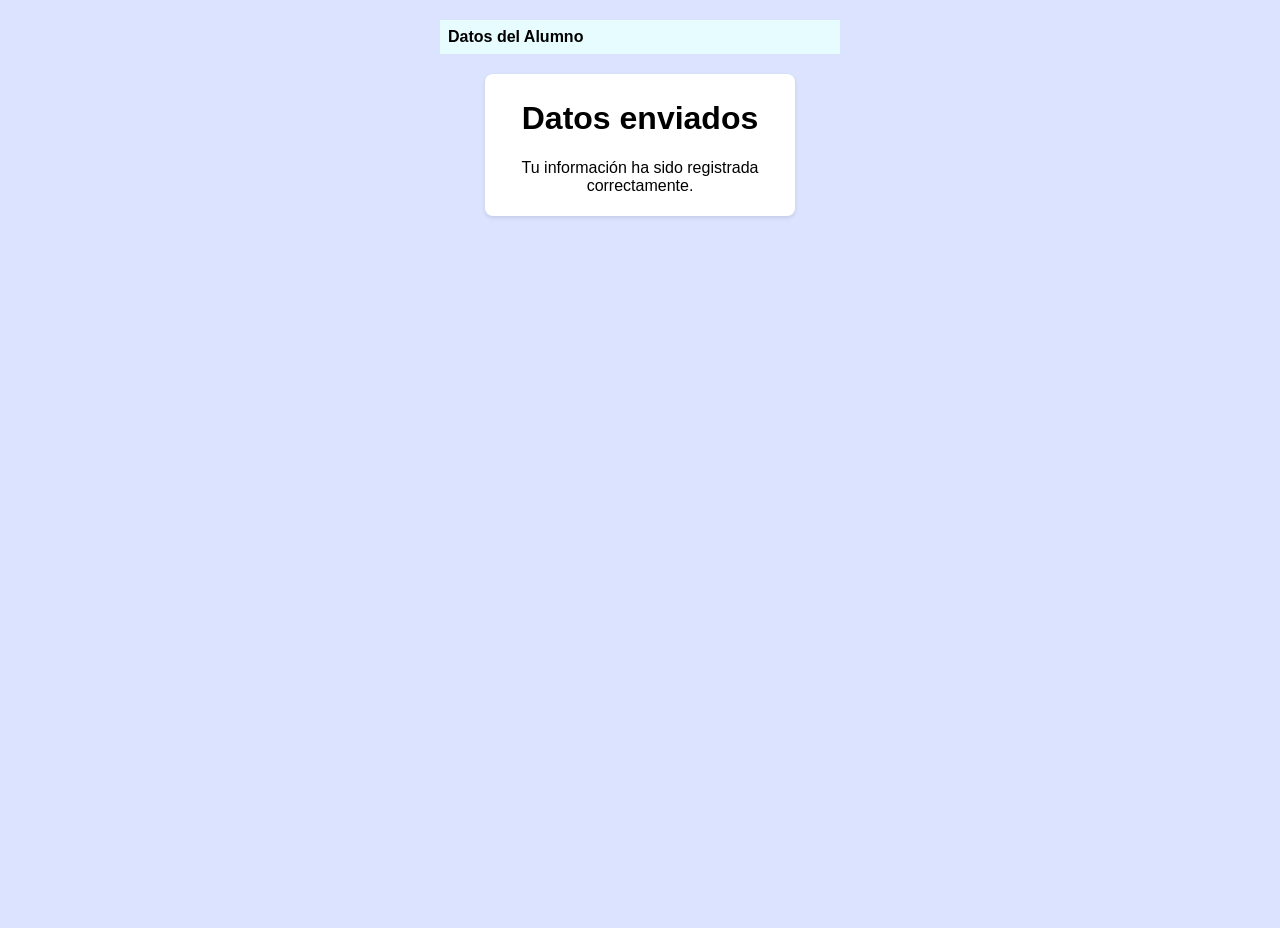
<file: esntregables web/r3/card.html>
<!DOCTYPE html>
<html lang="es">
<head>
    <meta charset="UTF-8">
    <meta name="viewport" content="width=device-width, initial-scale=1.0">
    <title>Datos Enviados</title>
    <link rel="stylesheet" href="card.css">
</head>
<body>
    <main>
        <table>
            <tr>
                <th>Datos del Alumno</th>
            </tr>
        </table>
    </main>

    <div class="message-container">
        <h1>Datos enviados</h1>
        <p>Tu información ha sido registrada correctamente.</p>
    </div>

    <script>
        const datosGuardados = localStorage.getItem('datos');
        if (datosGuardados) {
            const datos = JSON.parse(datosGuardados);
            const tabla = document.querySelector('table');

            for (const key in datos) {
                const row = tabla.insertRow();
                const cell1 = row.insertCell();
                const cell2 = row.insertCell();

                cell1.textContent = key;
                cell2.textContent = datos[key];
            }
        }
    </script>
</body>
</html>
</file>
<file: esntregables web/r3/index.css>
/* index.css */
body {
    font-family: Arial, sans-serif;
    background-color: #f4f4f4;
    display: flex;
    justify-content: center;
    align-items: center;
    height: 100vh;
    margin: 0;
}

.form-container {
    background-color: white;
    padding: 20px;
    border-radius: 10px;
    box-shadow: 0 0 10px rgba(0, 0, 0, 0.1);
    width: 300px;
}

h1 {
    text-align: center;
    font-size: 20px;
}

label {
    display: block;
    margin-top: 10px;
}

input {
    width: 100%;
    padding: 8px;
    margin-top: 5px;
    border: 1px solid #ccc;
    border-radius: 5px;
}

button {
    width: 100%;
    padding: 10px;
    background-color: #28a745;
    color: white;
    border: none;
    border-radius: 5px;
    margin-top: 15px;
    cursor: pointer;
}

button:hover {
    background-color: #218838;
}
</file>
<file: esntregables web/r5/index.css>
/* index.css */
/* index.css */
body {
    font-family: Arial, sans-serif;
    background-color: #f0f0f0; /* Color de fondo diferente */
    display: flex;
    justify-content: center;
    align-items: center;
    height: 100vh;
    margin: 0;
}

.form-container {
    background-color: #e0e0e0; /* Color de fondo del formulario */
    padding: 20px;
    border-radius: 10px;
    box-shadow: 0 0 10px rgba(0, 0, 0, 0.1);
    width: 300px;
}

h1 {
    text-align: center;
    font-size: 20px;
}

label {
    display: block;
    margin-top: 10px;
}

input {
    width: 100%;
    padding: 8px;
    margin-top: 5px;
    border: 1px solid #ccc;
    border-radius: 5px;
}

button {
    width: 100%;
    padding: 10px;
    background-color: #28a745;
    color: white;
    border: none;
    border-radius: 5px;
    margin-top: 15px;
    cursor: pointer;
}

button:hover {
    background-color: #218838;
}
</file>
<file: TAREAS/formulario/styles.css>
body {    
    font-family: Arial, sans-serif;
    margin: 20px;
    padding: 20px;
    background: linear-gradient(to right, #0779a6, #c7eef7);
    display: flex;
    flex-direction: column;
    align-items: center;

}

fieldset {
    border: 5px solid #9fa6b6;
    border-radius: 5px;
    padding: 10px;
    background-color: #e0e6e9;
    box-shadow: 0 20px 15px rgba(21, 21, 21, 0.1);
    align-content: center;
    justify-content: center; 
    width: 90%;
    max-width: 600px; 
}

legend {
    font-weight: bold;
    text-align: center;
    padding: 5px 10px;
    background-color: #95acb7;
    
}
label {
    margin-bottom: 15px;
}

textarea {
    width: 100%;
    height: 100px;
    padding: 10px;
    border: 2px solid #9ba9b9;
    border-radius: 4px;
    box-sizing: border-box;
    font-size: 16px;
    resize: vertical;
}
</file>
<file: esntregables web/r3/card.css>
/* card.css */
body {
    font-family: sans-serif;
    background-color: #dbe3ff;
    justify-content: center;
    align-items: center;
    min-height: 100vh;
}


table {
    width: 100%;
    border-collapse: collapse;
    margin-top: 20px;
}
main {
    /*display: flex;
    flex-direction: column;*/
    align-items: center;
    justify-content: center;
    width: 100%;
    max-width: 400px;
    margin: 20px auto;
    background-color: #e7fcff;
}

th, td {
    padding: 8px;
    border:none;
    text-align: left;
}

.message-container{
    background-color: #fff;
    padding: 5px;
    border-radius: 8px;
    box-shadow: 0 2px 4px rgba(0, 0, 0, 0.1);
    text-align: center;
    margin: 20px auto;
    max-width: 300px;
    
}
</file>
